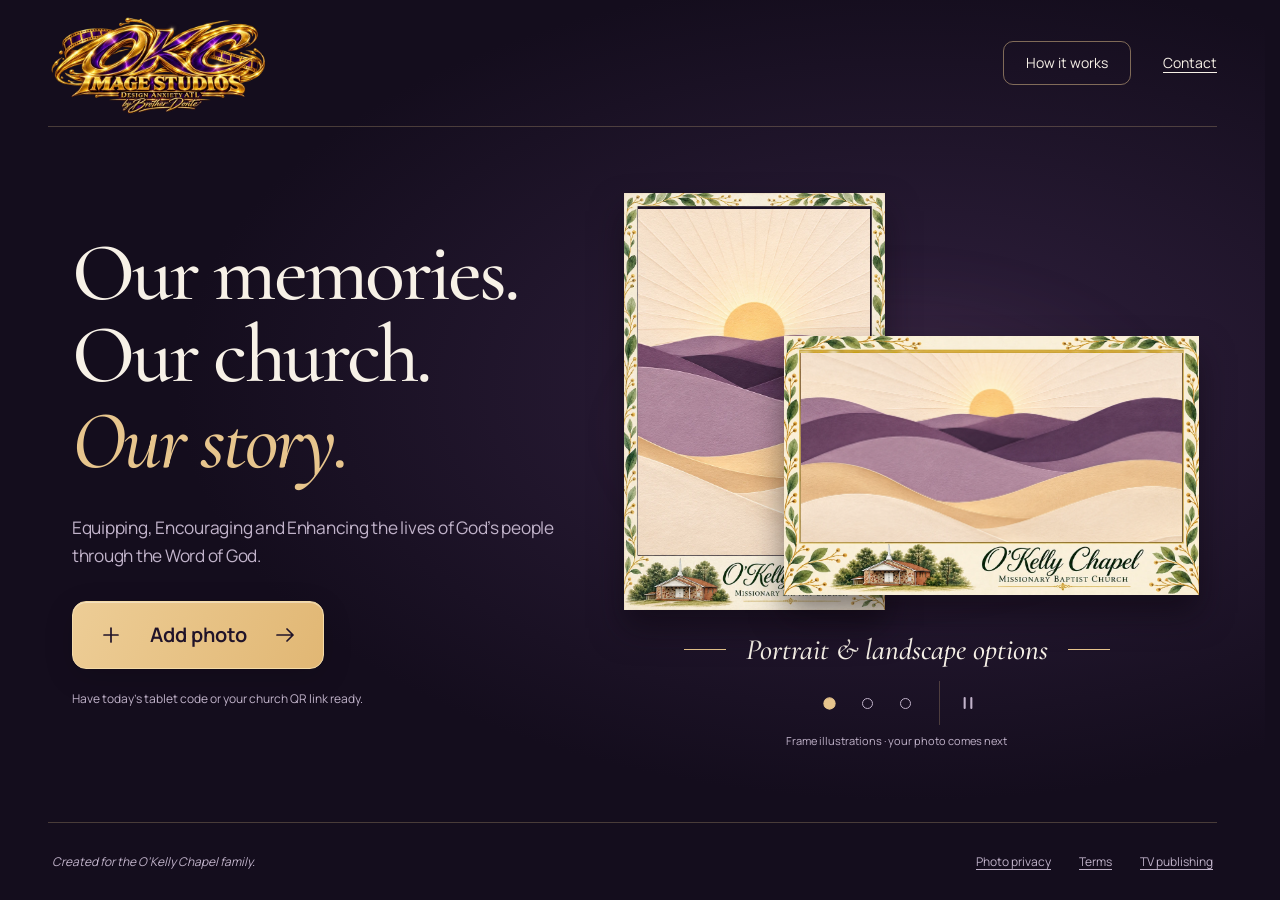
<file: index.html>
<!doctype html>
<html lang="en">
<head>
  <meta charset="utf-8">
  <meta name="viewport" content="width=device-width, initial-scale=1">
  <meta name="description" content="Share the moments that bring O’Kelly Chapel together. Add your photo, choose a frame and send it to church staff for review.">
  <meta name="theme-color" content="#140d1d">
  <title>Our Church. Our Story. | OKC Image Studios</title>
  <link rel="stylesheet" href="studio.css?v=20261110-3">
  <script src="studio.js?v=20261110-3" defer></script>
</head>
<body>
  <a class="skip-link" href="#main">Skip to content</a>
  <div class="page-shell">
    <header class="site-header">
      <a class="brand" href="index.html" aria-label="OKC Image Studios home"><img src="assets/studio-brand.webp" alt="OKC Image Studios — Design Anxiety ATL by Brother Donte" width="360" height="180"></a>
      <nav aria-label="Main navigation">
        <button class="quiet-button" id="how-it-works" type="button" aria-haspopup="dialog">How it works</button>
        <a href="mailto:brotherdonte.okc@gmail.com">Contact</a>
      </nav>
    </header>
    <main id="main">
      <section class="studio-home" aria-labelledby="hero-heading">
        <div class="hero-copy">
          <h1 id="hero-heading"><span>Our memories.</span><span>Our church.</span><em>Our story.</em></h1>
          <p class="invitation church-motto">Equipping, Encouraging and Enhancing the lives of God’s people through the Word of God.</p>
          <a class="button-primary" id="add-photo" href="https://script.google.com/macros/s/AKfycbyssqxUVHCUqK0O1XkhN_K3kER5trXIt2nqcTqf9sgAg4-SgfCbiGrs4DNAgqa4nCBD/exec?start=1"><svg viewBox="0 0 24 24" aria-hidden="true"><path d="M12 5v14M5 12h14"/></svg><span>Add photo</span><svg class="button-arrow" viewBox="0 0 24 24" aria-hidden="true"><path d="M4 12h16m-6-6 6 6-6 6"/></svg></a>
          <p class="entry-note">Have today’s tablet code or your church QR link ready.</p>
        </div>
        <div class="hero-art" aria-label="Portrait and landscape frame illustrations">
          <div class="hero-examples">
            <figure class="hero-portrait">
              <div class="frame-display portrait">
                <img id="portrait-frame" src="assets/chapel-garden-portrait.webp" alt="Chapel Garden portrait frame" width="150" height="240">
                <span class="photo-placeholder" id="portrait-placeholder" style="inset:3.75% 5.75% 13.125% 5.25%" aria-hidden="true"></span>
              </div>
            </figure>
            <figure class="hero-landscape">
              <div class="frame-display landscape">
                <img id="landscape-frame" src="assets/chapel-garden-landscape.webp" alt="Chapel Garden landscape frame" width="240" height="150">
                <span class="photo-placeholder" id="landscape-placeholder" style="inset:6.5% 3.984375% 20.375% 3.984375%" aria-hidden="true"></span>
              </div>
            </figure>
          </div>
          <p class="art-caption">Portrait &amp; landscape options</p>
          <div class="art-controls">
            <div class="frame-options" role="group" aria-label="Choose a frame preview">
              <button type="button" data-frame="0" aria-label="Chapel Garden frames" aria-pressed="true"><span></span></button>
              <button type="button" data-frame="1" aria-label="Classic Stained Glass frames" aria-pressed="false"><span></span></button>
              <button type="button" data-frame="2" aria-label="Floral Garden frames" aria-pressed="false"><span></span></button>
            </div>
            <button id="pause-motion" class="motion-button" type="button" aria-label="Pause motion" aria-pressed="false"><svg class="pause-icon" viewBox="0 0 24 24" aria-hidden="true"><path d="M8 6v12m8-12v12"/></svg><svg class="play-icon" viewBox="0 0 24 24" aria-hidden="true"><path d="m9 5 10 7-10 7Z"/></svg></button>
          </div>
          <p class="sample-credit">Frame illustrations · your photo comes next</p>
          <p class="sr-only" id="frame-status" role="status">Chapel Garden · portrait &amp; landscape</p>
        </div>
      </section>
    </main>
    <footer class="site-footer">
      <p>Created for the O’Kelly Chapel family.</p>
      <nav aria-label="Footer navigation"><a href="studio-privacy.html">Photo privacy</a><a href="studio-terms.html">Terms</a><a href="tv-publisher.html">TV publishing</a></nav>
    </footer>
  </div>
  <dialog id="help-dialog" aria-labelledby="help-title" aria-describedby="help-intro">
    <button id="close-help" class="close-button" type="button" aria-label="Close how it works" autofocus><svg viewBox="0 0 24 24" aria-hidden="true"><path d="m6 6 12 12M6 18 18 6"/></svg></button>
    <h2 id="help-title">A little care.<br><em>A lasting memory.</em></h2>
    <p id="help-intro">The photo studio guides you through each step.</p>
    <ol class="journey">
      <li><span aria-hidden="true">01</span><div><h3>Choose your photos</h3><p>Use today’s code from the tablet or your church QR link, then select your photos.</p></div></li>
      <li><span aria-hidden="true">02</span><div><h3>Make them yours</h3><p>Crop, name and preview a frame. Add the ministry, event or season that tells their story.</p></div></li>
      <li><span aria-hidden="true">03</span><div><h3>Review and send</h3><p>Confirm permission to share. Church staff review every photo before it appears on a display.</p></div></li>
    </ol>
    <p class="help-note">Your original photos stay on your device. Community Day photos display October 1–December 20 each year.</p>
  </dialog>
</body>
</html>
</file>
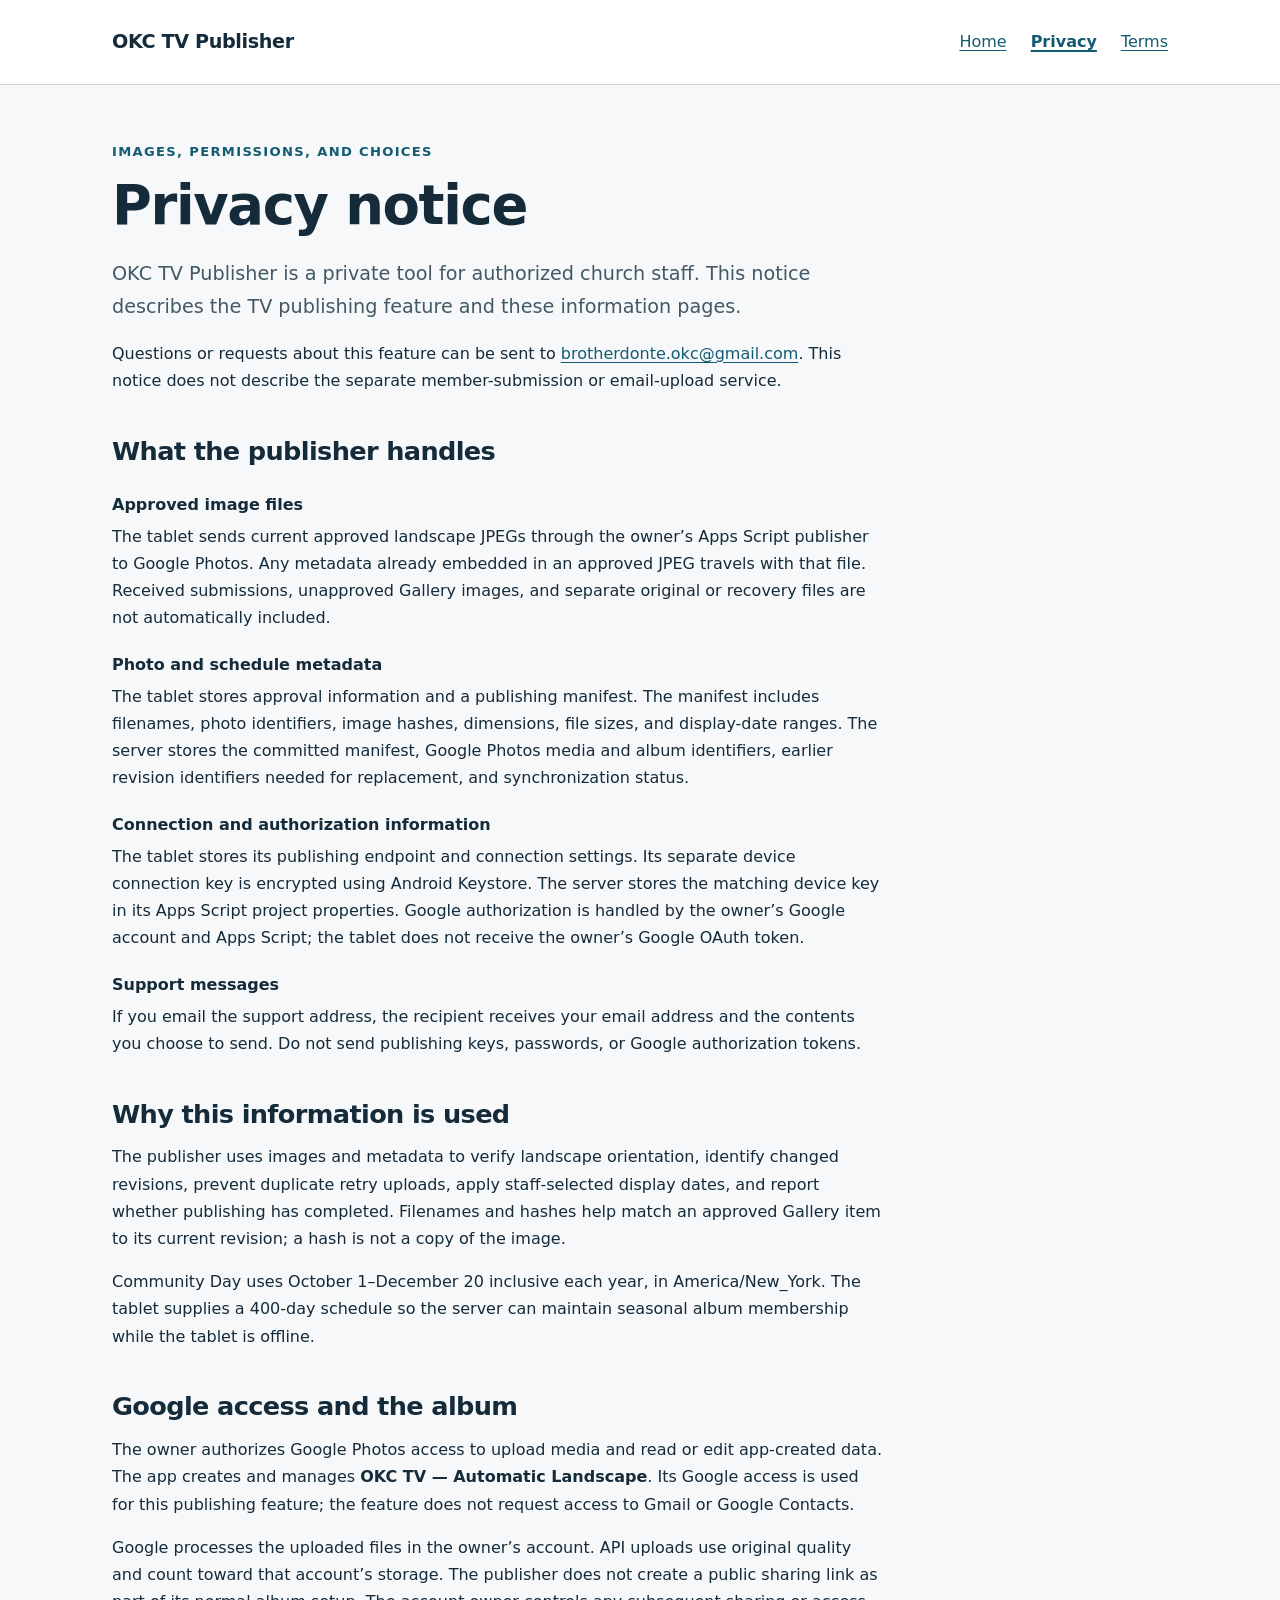
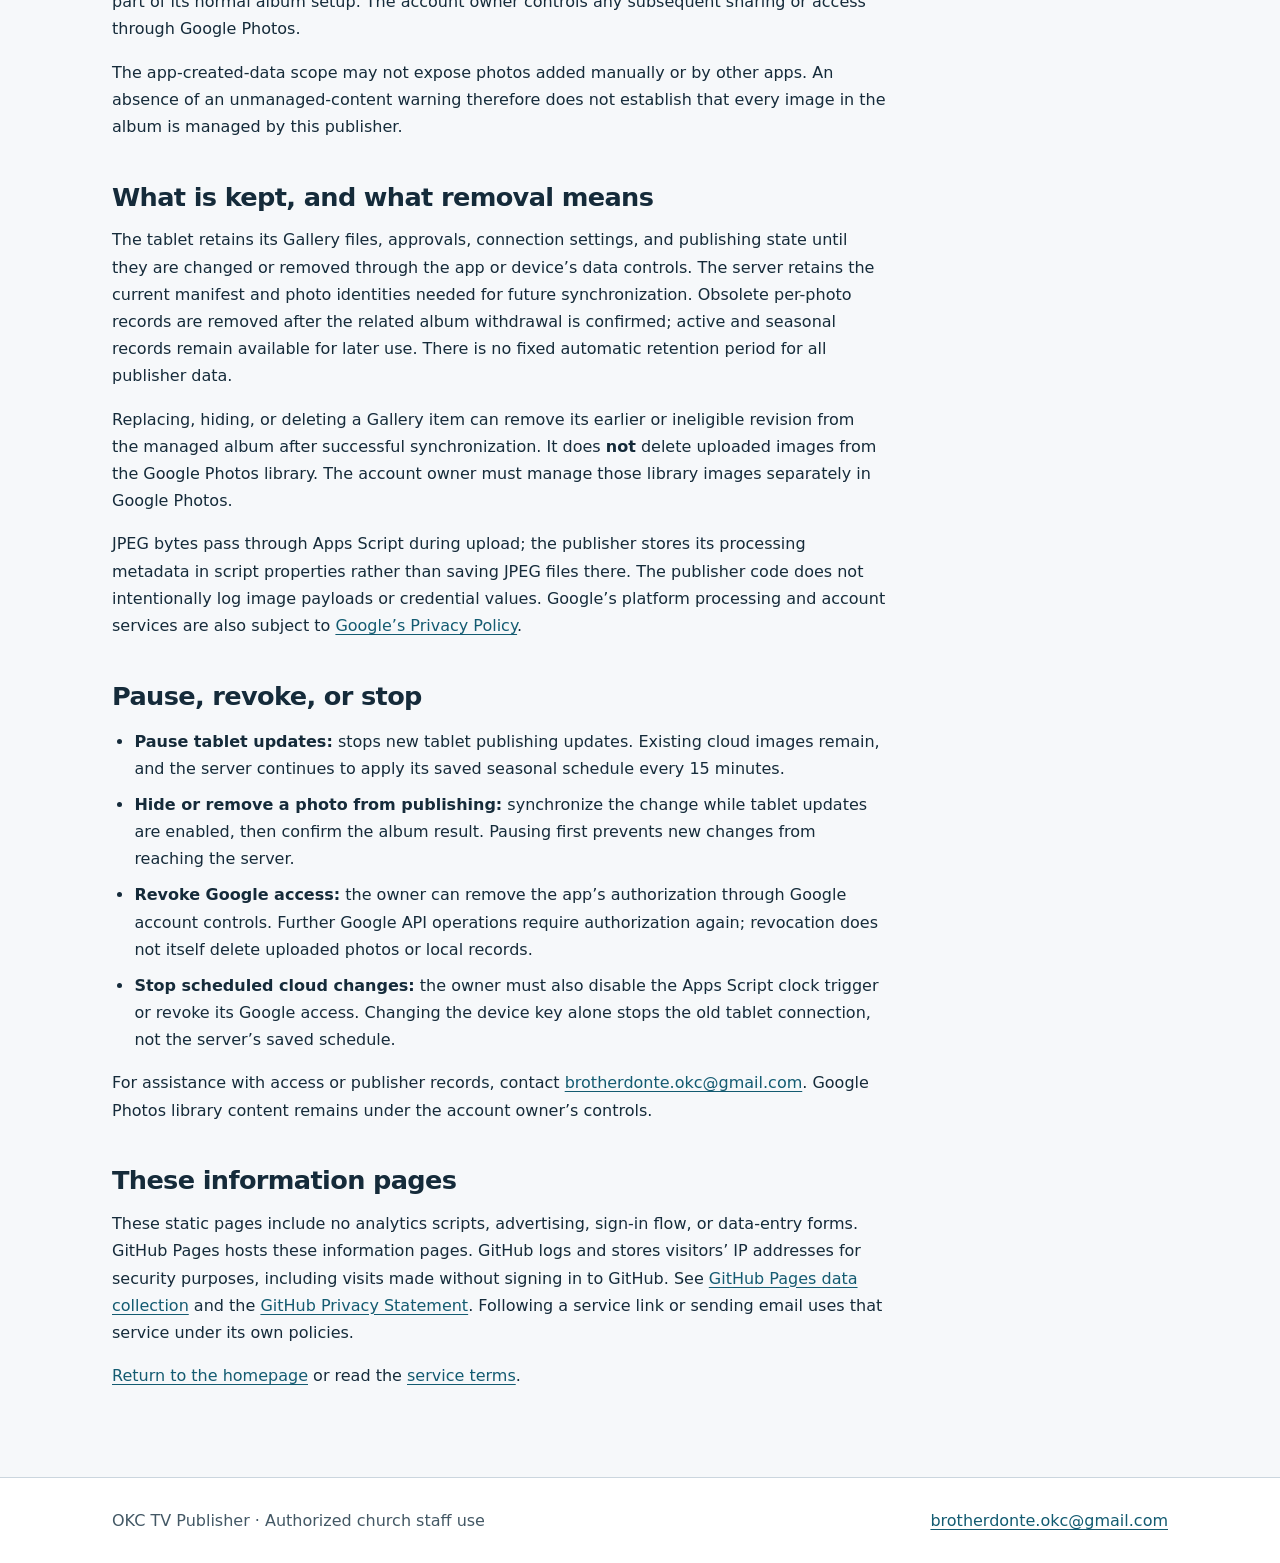
<file: privacy.html>
<!doctype html>
<html lang="en">
<head>
  <meta charset="utf-8">
  <meta name="viewport" content="width=device-width, initial-scale=1">
  <meta name="description" content="How OKC TV Publisher handles approved images, publishing metadata, Google authorization, and staff controls.">
  <title>Privacy | OKC TV Publisher</title>
  <link rel="stylesheet" href="styles.css">
</head>
<body>
  <a class="skip-link" href="#main">Skip to content</a>
  <header class="site-header">
    <div class="shell header-inner">
      <a class="brand" href="index.html">OKC TV Publisher</a>
      <nav class="site-nav" aria-label="Main navigation">
        <a href="index.html">Home</a>
        <a href="privacy.html" aria-current="page">Privacy</a>
        <a href="terms.html">Terms</a>
      </nav>
    </div>
  </header>
  <main id="main" class="shell">
    <article class="prose">
      <p class="eyebrow">Images, permissions, and choices</p>
      <h1>Privacy notice</h1>
      <p class="lead">OKC TV Publisher is a private tool for authorized church staff. This notice describes the TV publishing feature and these information pages.</p>
      <p>Questions or requests about this feature can be sent to <a href="mailto:brotherdonte.okc@gmail.com">brotherdonte.okc@gmail.com</a>. This notice does not describe the separate member-submission or email-upload service.</p>
      <h2>What the publisher handles</h2>
      <dl class="details">
        <dt>Approved image files</dt>
        <dd>The tablet sends current approved landscape JPEGs through the owner’s Apps Script publisher to Google Photos. Any metadata already embedded in an approved JPEG travels with that file. Received submissions, unapproved Gallery images, and separate original or recovery files are not automatically included.</dd>
        <dt>Photo and schedule metadata</dt>
        <dd>The tablet stores approval information and a publishing manifest. The manifest includes filenames, photo identifiers, image hashes, dimensions, file sizes, and display-date ranges. The server stores the committed manifest, Google Photos media and album identifiers, earlier revision identifiers needed for replacement, and synchronization status.</dd>
        <dt>Connection and authorization information</dt>
        <dd>The tablet stores its publishing endpoint and connection settings. Its separate device connection key is encrypted using Android Keystore. The server stores the matching device key in its Apps Script project properties. Google authorization is handled by the owner’s Google account and Apps Script; the tablet does not receive the owner’s Google OAuth token.</dd>
        <dt>Support messages</dt>
        <dd>If you email the support address, the recipient receives your email address and the contents you choose to send. Do not send publishing keys, passwords, or Google authorization tokens.</dd>
      </dl>
      <h2>Why this information is used</h2>
      <p>The publisher uses images and metadata to verify landscape orientation, identify changed revisions, prevent duplicate retry uploads, apply staff-selected display dates, and report whether publishing has completed. Filenames and hashes help match an approved Gallery item to its current revision; a hash is not a copy of the image.</p>
      <p>Community Day uses October 1–December 20 inclusive each year, in America/New_York. The tablet supplies a 400-day schedule so the server can maintain seasonal album membership while the tablet is offline.</p>
      <h2>Google access and the album</h2>
      <p>The owner authorizes Google Photos access to upload media and read or edit app-created data. The app creates and manages <strong>OKC TV — Automatic Landscape</strong>. Its Google access is used for this publishing feature; the feature does not request access to Gmail or Google Contacts.</p>
      <p>Google processes the uploaded files in the owner’s account. API uploads use original quality and count toward that account’s storage. The publisher does not create a public sharing link as part of its normal album setup. The account owner controls any subsequent sharing or access through Google Photos.</p>
      <p>The app-created-data scope may not expose photos added manually or by other apps. An absence of an unmanaged-content warning therefore does not establish that every image in the album is managed by this publisher.</p>
      <h2>What is kept, and what removal means</h2>
      <p>The tablet retains its Gallery files, approvals, connection settings, and publishing state until they are changed or removed through the app or device’s data controls. The server retains the current manifest and photo identities needed for future synchronization. Obsolete per-photo records are removed after the related album withdrawal is confirmed; active and seasonal records remain available for later use. There is no fixed automatic retention period for all publisher data.</p>
      <p>Replacing, hiding, or deleting a Gallery item can remove its earlier or ineligible revision from the managed album after successful synchronization. It does <strong>not</strong> delete uploaded images from the Google Photos library. The account owner must manage those library images separately in Google Photos.</p>
      <p>JPEG bytes pass through Apps Script during upload; the publisher stores its processing metadata in script properties rather than saving JPEG files there. The publisher code does not intentionally log image payloads or credential values. Google’s platform processing and account services are also subject to <a href="https://policies.google.com/privacy">Google’s Privacy Policy</a>.</p>
      <h2>Pause, revoke, or stop</h2>
      <ul>
        <li><strong>Pause tablet updates:</strong> stops new tablet publishing updates. Existing cloud images remain, and the server continues to apply its saved seasonal schedule every 15 minutes.</li>
        <li><strong>Hide or remove a photo from publishing:</strong> synchronize the change while tablet updates are enabled, then confirm the album result. Pausing first prevents new changes from reaching the server.</li>
        <li><strong>Revoke Google access:</strong> the owner can remove the app’s authorization through Google account controls. Further Google API operations require authorization again; revocation does not itself delete uploaded photos or local records.</li>
        <li><strong>Stop scheduled cloud changes:</strong> the owner must also disable the Apps Script clock trigger or revoke its Google access. Changing the device key alone stops the old tablet connection, not the server’s saved schedule.</li>
      </ul>
      <p>For assistance with access or publisher records, contact <a href="mailto:brotherdonte.okc@gmail.com">brotherdonte.okc@gmail.com</a>. Google Photos library content remains under the account owner’s controls.</p>
      <h2>These information pages</h2>
      <p>These static pages include no analytics scripts, advertising, sign-in flow, or data-entry forms. GitHub Pages hosts these information pages. GitHub logs and stores visitors’ IP addresses for security purposes, including visits made without signing in to GitHub. See <a href="https://docs.github.com/en/pages/getting-started-with-github-pages/what-is-github-pages">GitHub Pages data collection</a> and the <a href="https://docs.github.com/en/site-policy/privacy-policies/github-general-privacy-statement">GitHub Privacy Statement</a>. Following a service link or sending email uses that service under its own policies.</p>
      <p><a href="index.html">Return to the homepage</a> or read the <a href="terms.html">service terms</a>.</p>
    </article>
  </main>
  <footer class="site-footer">
    <div class="shell footer-inner">
      <p>OKC TV Publisher · Authorized church staff use</p>
      <p><a href="mailto:brotherdonte.okc@gmail.com">brotherdonte.okc@gmail.com</a></p>
    </div>
  </footer>
</body>
</html>
</file>
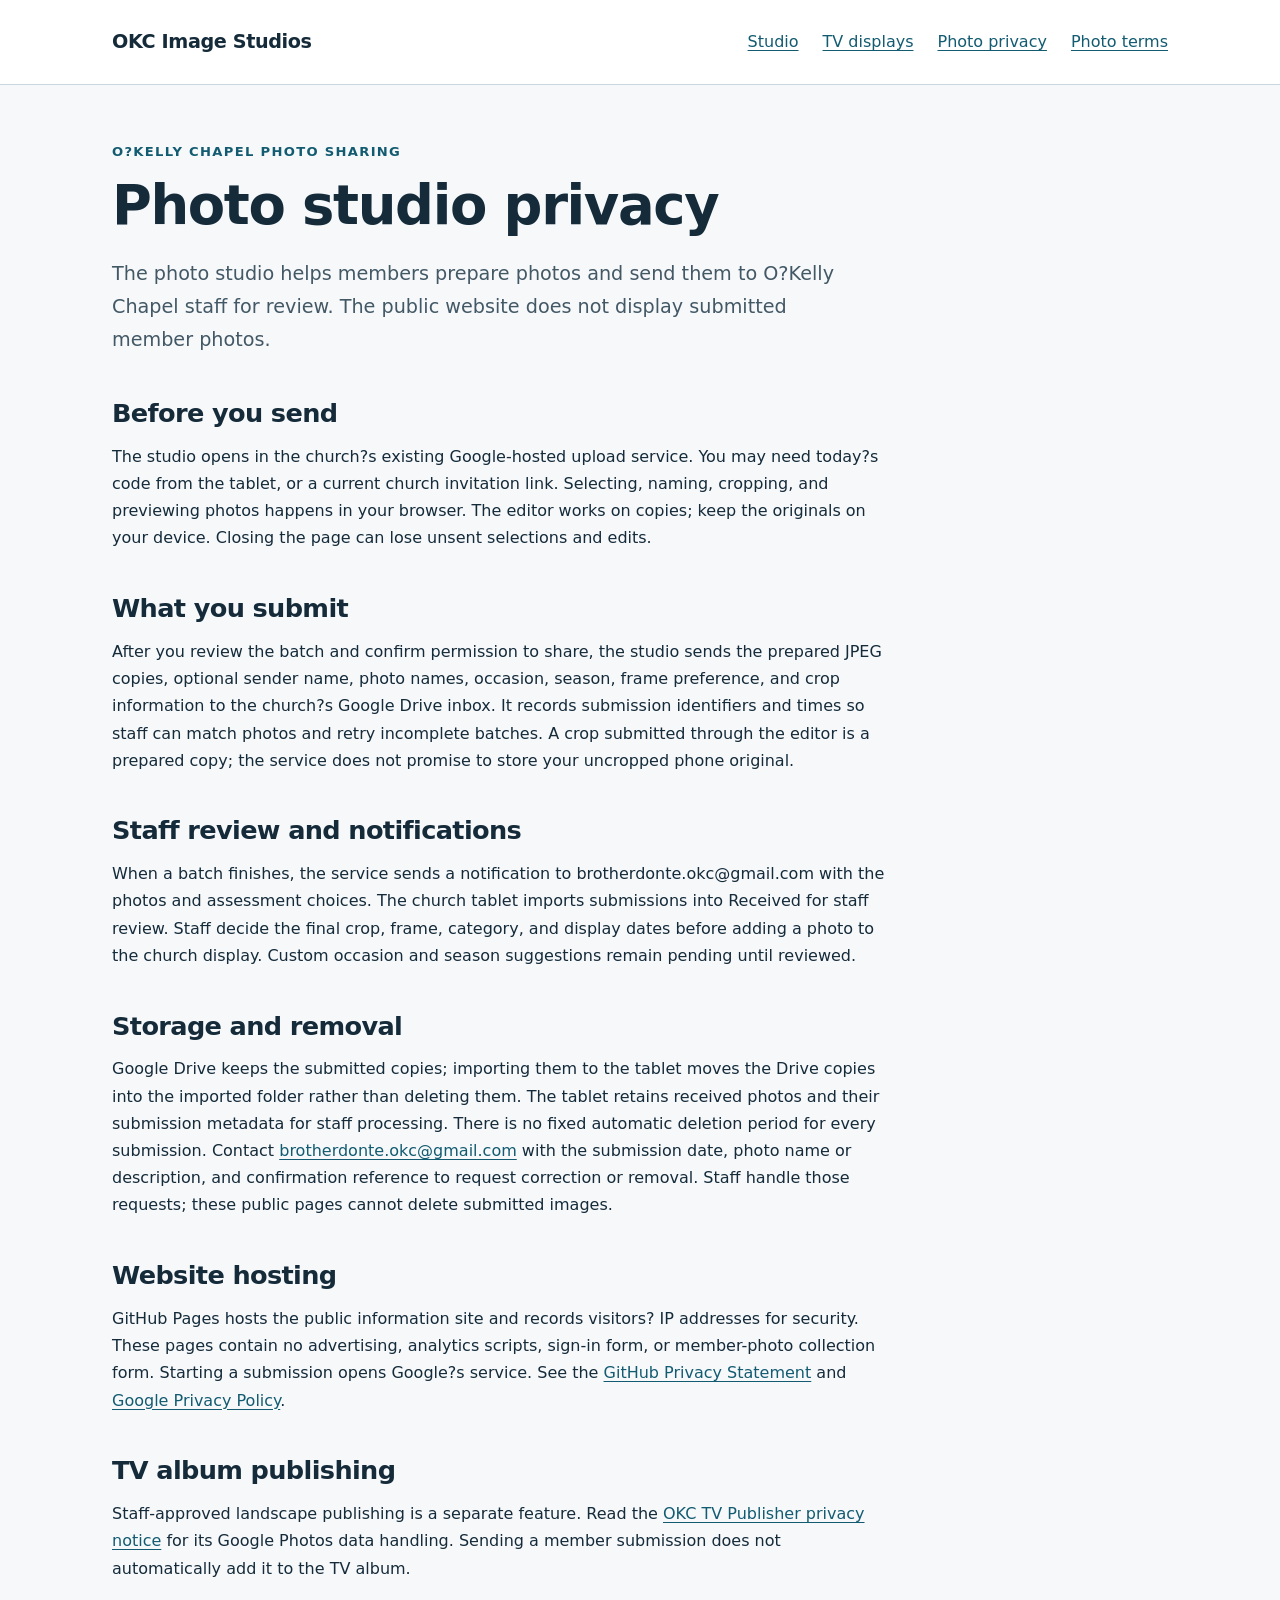
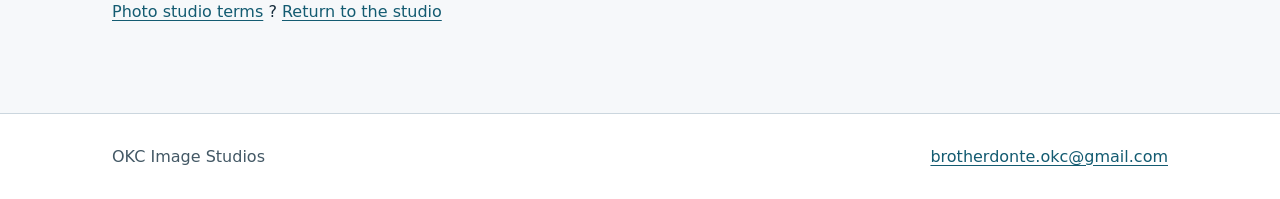
<file: studio-privacy.html>
<!doctype html>
<html lang="en"><head><meta charset="utf-8"><meta name="viewport" content="width=device-width, initial-scale=1"><title>Photo studio privacy | OKC Image Studios</title><link rel="stylesheet" href="styles.css"></head><body><a class="skip-link" href="#main">Skip to content</a><header class="site-header"><div class="shell header-inner"><a class="brand" href="index.html">OKC Image Studios</a><nav class="site-nav" aria-label="Main navigation"><a href="index.html">Studio</a><a href="tv-publisher.html">TV displays</a><a href="studio-privacy.html">Photo privacy</a><a href="studio-terms.html">Photo terms</a></nav></div></header><main id="main" class="shell"><article class="prose"><p class="eyebrow">O?Kelly Chapel photo sharing</p><h1>Photo studio privacy</h1>
<p class="lead">The photo studio helps members prepare photos and send them to O?Kelly Chapel staff for review. The public website does not display submitted member photos.</p>
<h2>Before you send</h2><p>The studio opens in the church?s existing Google-hosted upload service. You may need today?s code from the tablet, or a current church invitation link. Selecting, naming, cropping, and previewing photos happens in your browser. The editor works on copies; keep the originals on your device. Closing the page can lose unsent selections and edits.</p>
<h2>What you submit</h2><p>After you review the batch and confirm permission to share, the studio sends the prepared JPEG copies, optional sender name, photo names, occasion, season, frame preference, and crop information to the church?s Google Drive inbox. It records submission identifiers and times so staff can match photos and retry incomplete batches. A crop submitted through the editor is a prepared copy; the service does not promise to store your uncropped phone original.</p>
<h2>Staff review and notifications</h2><p>When a batch finishes, the service sends a notification to brotherdonte.okc@gmail.com with the photos and assessment choices. The church tablet imports submissions into Received for staff review. Staff decide the final crop, frame, category, and display dates before adding a photo to the church display. Custom occasion and season suggestions remain pending until reviewed.</p>
<h2>Storage and removal</h2><p>Google Drive keeps the submitted copies; importing them to the tablet moves the Drive copies into the imported folder rather than deleting them. The tablet retains received photos and their submission metadata for staff processing. There is no fixed automatic deletion period for every submission. Contact <a href="mailto:brotherdonte.okc@gmail.com">brotherdonte.okc@gmail.com</a> with the submission date, photo name or description, and confirmation reference to request correction or removal. Staff handle those requests; these public pages cannot delete submitted images.</p>
<h2>Website hosting</h2><p>GitHub Pages hosts the public information site and records visitors? IP addresses for security. These pages contain no advertising, analytics scripts, sign-in form, or member-photo collection form. Starting a submission opens Google?s service. See the <a href="https://docs.github.com/en/site-policy/privacy-policies/github-general-privacy-statement">GitHub Privacy Statement</a> and <a href="https://policies.google.com/privacy">Google Privacy Policy</a>.</p>
<h2>TV album publishing</h2><p>Staff-approved landscape publishing is a separate feature. Read the <a href="privacy.html">OKC TV Publisher privacy notice</a> for its Google Photos data handling. Sending a member submission does not automatically add it to the TV album.</p>
<p><a href="studio-terms.html">Photo studio terms</a> ? <a href="index.html">Return to the studio</a></p></article></main><footer class="site-footer"><div class="shell footer-inner"><p>OKC Image Studios</p><p><a href="mailto:brotherdonte.okc@gmail.com">brotherdonte.okc@gmail.com</a></p></div></footer></body></html>
</file>
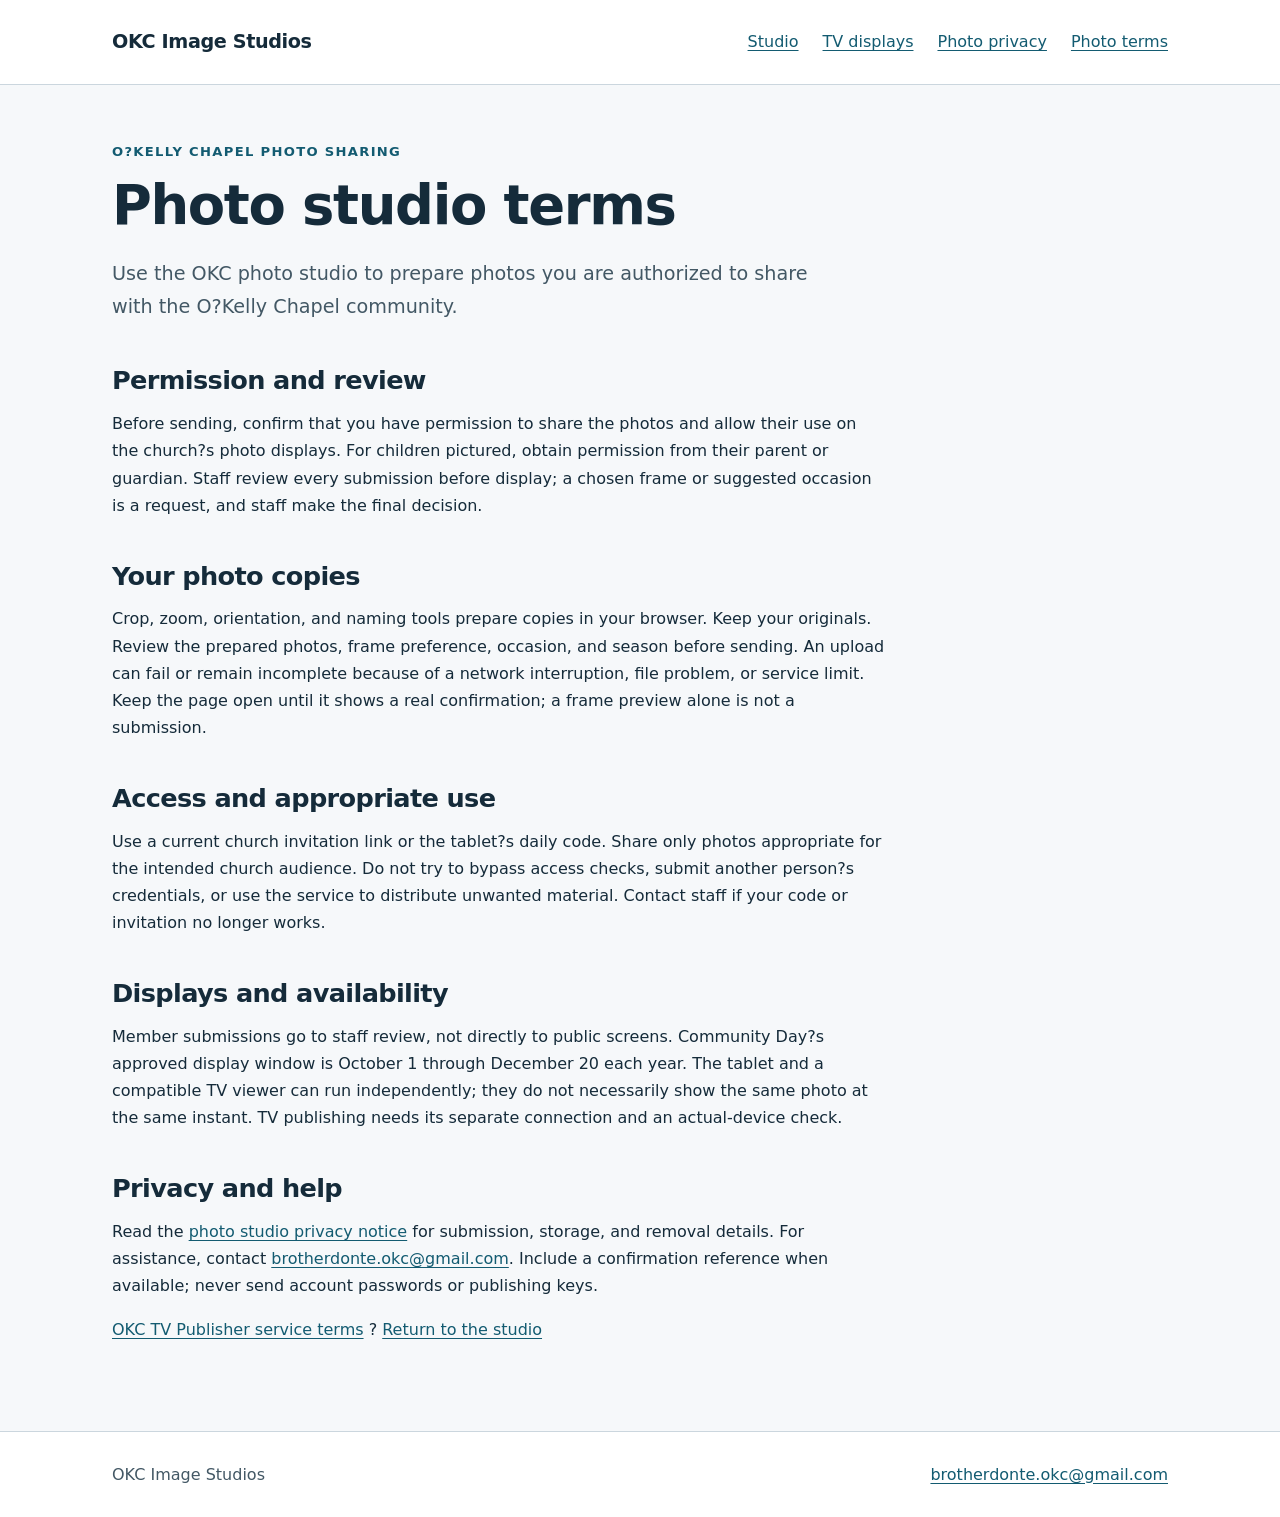
<file: studio-terms.html>
<!doctype html>
<html lang="en"><head><meta charset="utf-8"><meta name="viewport" content="width=device-width, initial-scale=1"><title>Photo studio terms | OKC Image Studios</title><link rel="stylesheet" href="styles.css"></head><body><a class="skip-link" href="#main">Skip to content</a><header class="site-header"><div class="shell header-inner"><a class="brand" href="index.html">OKC Image Studios</a><nav class="site-nav" aria-label="Main navigation"><a href="index.html">Studio</a><a href="tv-publisher.html">TV displays</a><a href="studio-privacy.html">Photo privacy</a><a href="studio-terms.html">Photo terms</a></nav></div></header><main id="main" class="shell"><article class="prose"><p class="eyebrow">O?Kelly Chapel photo sharing</p><h1>Photo studio terms</h1>
<p class="lead">Use the OKC photo studio to prepare photos you are authorized to share with the O?Kelly Chapel community.</p>
<h2>Permission and review</h2><p>Before sending, confirm that you have permission to share the photos and allow their use on the church?s photo displays. For children pictured, obtain permission from their parent or guardian. Staff review every submission before display; a chosen frame or suggested occasion is a request, and staff make the final decision.</p>
<h2>Your photo copies</h2><p>Crop, zoom, orientation, and naming tools prepare copies in your browser. Keep your originals. Review the prepared photos, frame preference, occasion, and season before sending. An upload can fail or remain incomplete because of a network interruption, file problem, or service limit. Keep the page open until it shows a real confirmation; a frame preview alone is not a submission.</p>
<h2>Access and appropriate use</h2><p>Use a current church invitation link or the tablet?s daily code. Share only photos appropriate for the intended church audience. Do not try to bypass access checks, submit another person?s credentials, or use the service to distribute unwanted material. Contact staff if your code or invitation no longer works.</p>
<h2>Displays and availability</h2><p>Member submissions go to staff review, not directly to public screens. Community Day?s approved display window is October 1 through December 20 each year. The tablet and a compatible TV viewer can run independently; they do not necessarily show the same photo at the same instant. TV publishing needs its separate connection and an actual-device check.</p>
<h2>Privacy and help</h2><p>Read the <a href="studio-privacy.html">photo studio privacy notice</a> for submission, storage, and removal details. For assistance, contact <a href="mailto:brotherdonte.okc@gmail.com">brotherdonte.okc@gmail.com</a>. Include a confirmation reference when available; never send account passwords or publishing keys.</p>
<p><a href="terms.html">OKC TV Publisher service terms</a> ? <a href="index.html">Return to the studio</a></p></article></main><footer class="site-footer"><div class="shell footer-inner"><p>OKC Image Studios</p><p><a href="mailto:brotherdonte.okc@gmail.com">brotherdonte.okc@gmail.com</a></p></div></footer></body></html>
</file>
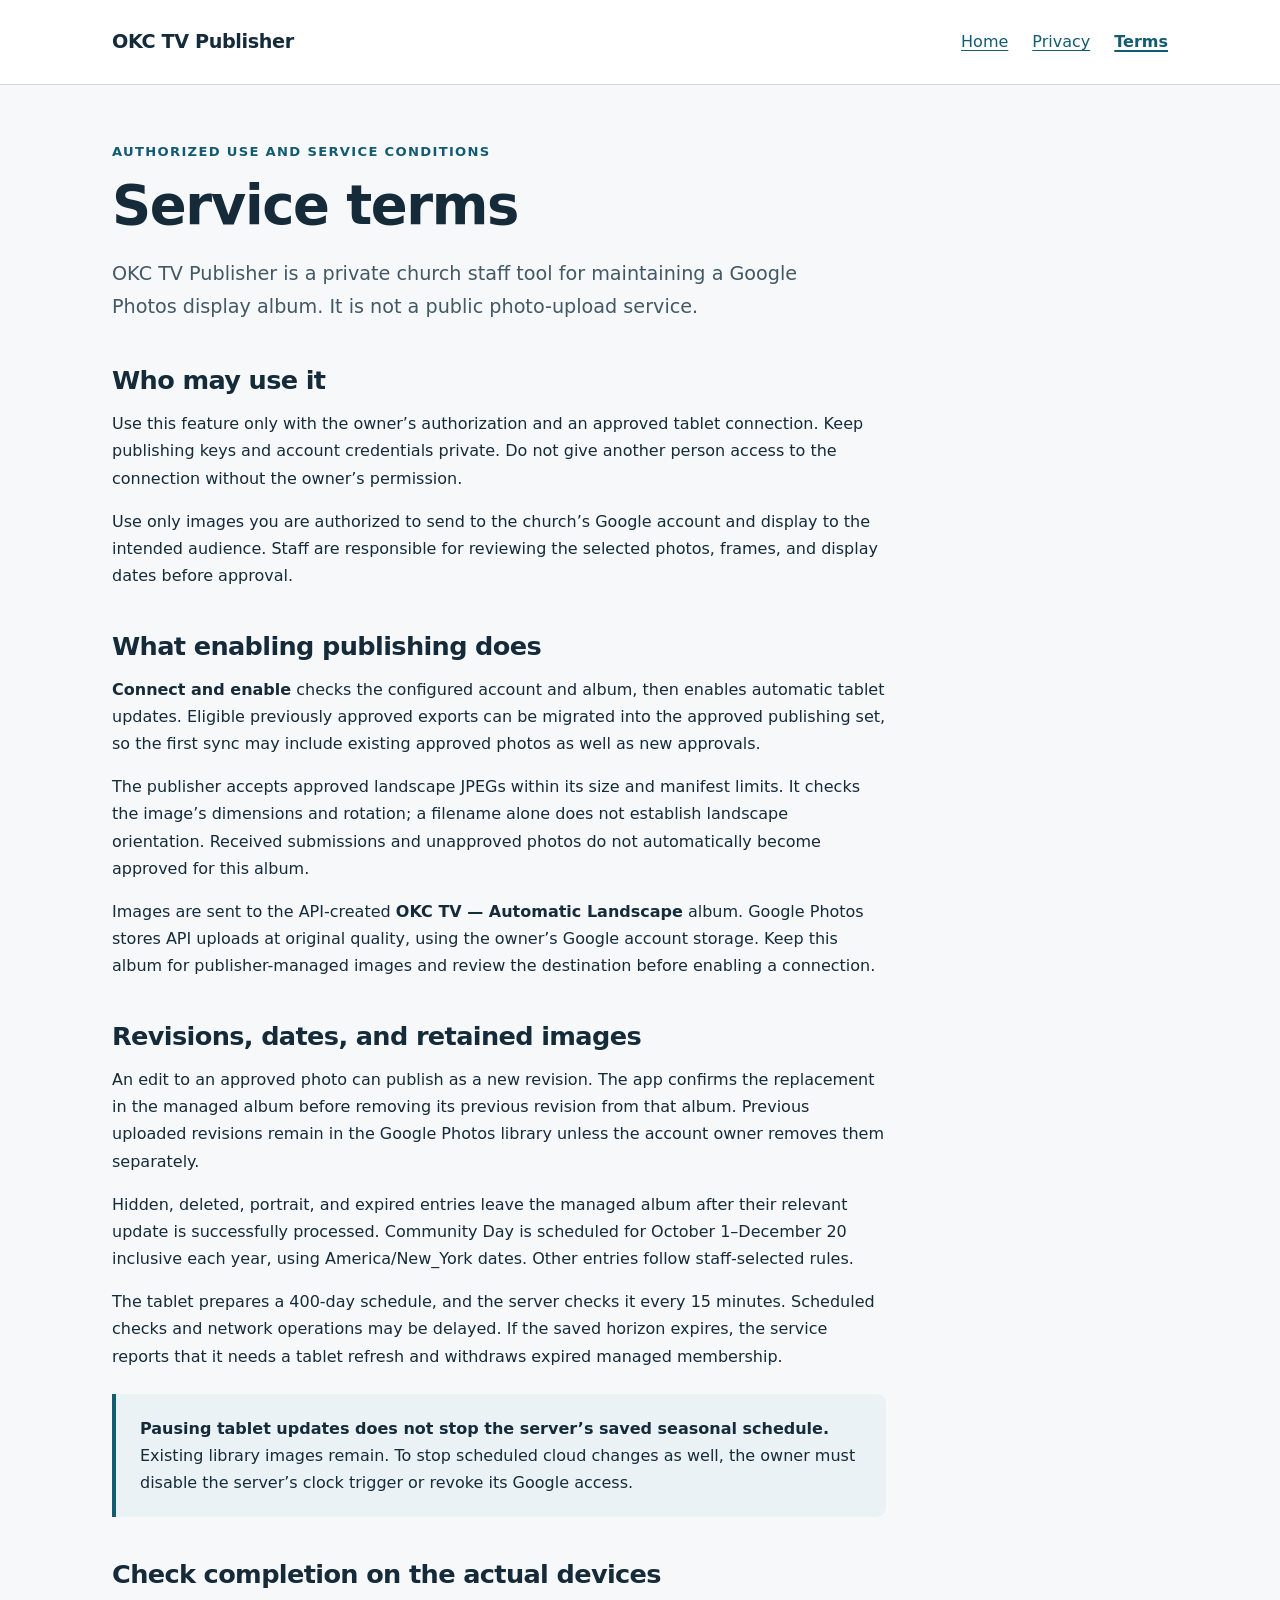
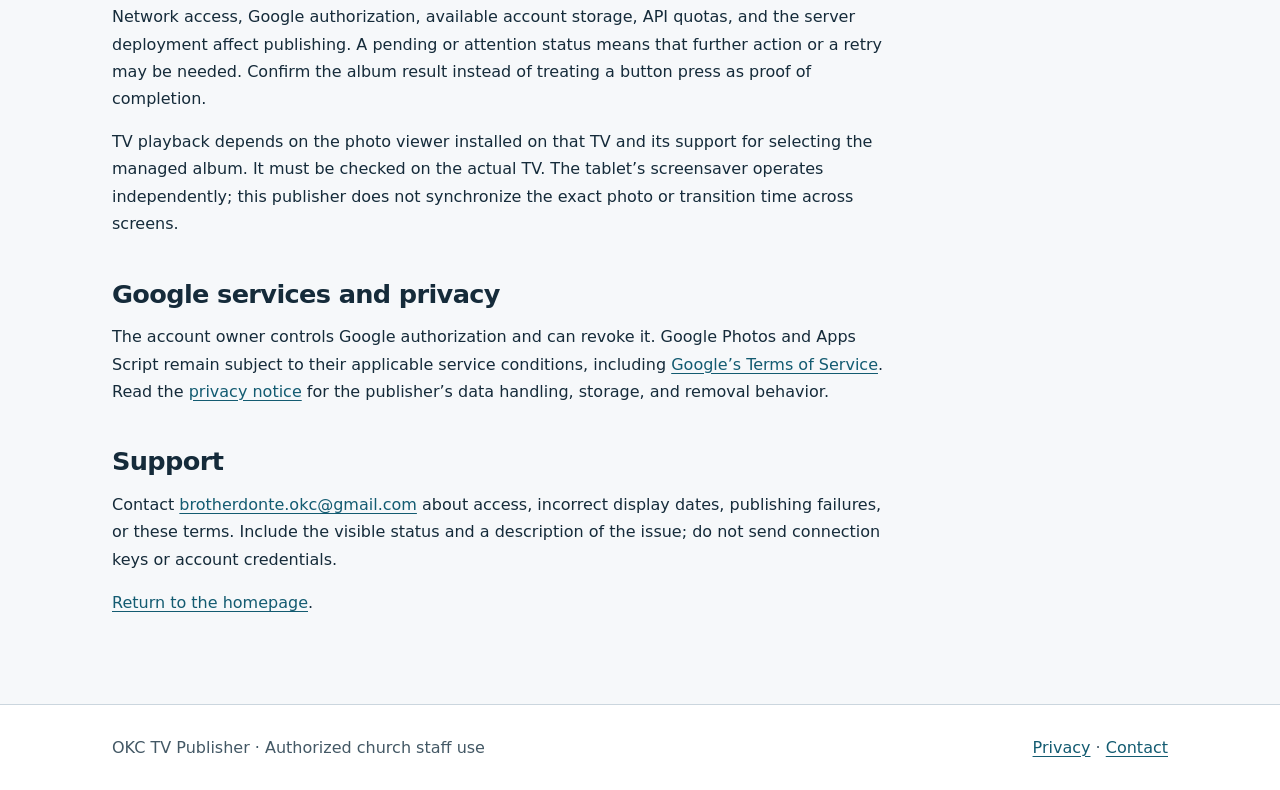
<file: terms.html>
<!doctype html>
<html lang="en">
<head>
  <meta charset="utf-8">
  <meta name="viewport" content="width=device-width, initial-scale=1">
  <meta name="description" content="Authorized-use and service conditions for the private OKC TV Publisher church photo publishing tool.">
  <title>Terms | OKC TV Publisher</title>
  <link rel="stylesheet" href="styles.css">
</head>
<body>
  <a class="skip-link" href="#main">Skip to content</a>
  <header class="site-header">
    <div class="shell header-inner">
      <a class="brand" href="index.html">OKC TV Publisher</a>
      <nav class="site-nav" aria-label="Main navigation">
        <a href="index.html">Home</a>
        <a href="privacy.html">Privacy</a>
        <a href="terms.html" aria-current="page">Terms</a>
      </nav>
    </div>
  </header>
  <main id="main" class="shell">
    <article class="prose">
      <p class="eyebrow">Authorized use and service conditions</p>
      <h1>Service terms</h1>
      <p class="lead">OKC TV Publisher is a private church staff tool for maintaining a Google Photos display album. It is not a public photo-upload service.</p>
      <h2>Who may use it</h2>
      <p>Use this feature only with the owner’s authorization and an approved tablet connection. Keep publishing keys and account credentials private. Do not give another person access to the connection without the owner’s permission.</p>
      <p>Use only images you are authorized to send to the church’s Google account and display to the intended audience. Staff are responsible for reviewing the selected photos, frames, and display dates before approval.</p>
      <h2>What enabling publishing does</h2>
      <p><strong>Connect and enable</strong> checks the configured account and album, then enables automatic tablet updates. Eligible previously approved exports can be migrated into the approved publishing set, so the first sync may include existing approved photos as well as new approvals.</p>
      <p>The publisher accepts approved landscape JPEGs within its size and manifest limits. It checks the image’s dimensions and rotation; a filename alone does not establish landscape orientation. Received submissions and unapproved photos do not automatically become approved for this album.</p>
      <p>Images are sent to the API-created <strong>OKC TV — Automatic Landscape</strong> album. Google Photos stores API uploads at original quality, using the owner’s Google account storage. Keep this album for publisher-managed images and review the destination before enabling a connection.</p>
      <h2>Revisions, dates, and retained images</h2>
      <p>An edit to an approved photo can publish as a new revision. The app confirms the replacement in the managed album before removing its previous revision from that album. Previous uploaded revisions remain in the Google Photos library unless the account owner removes them separately.</p>
      <p>Hidden, deleted, portrait, and expired entries leave the managed album after their relevant update is successfully processed. Community Day is scheduled for October 1–December 20 inclusive each year, using America/New_York dates. Other entries follow staff-selected rules.</p>
      <p>The tablet prepares a 400-day schedule, and the server checks it every 15 minutes. Scheduled checks and network operations may be delayed. If the saved horizon expires, the service reports that it needs a tablet refresh and withdraws expired managed membership.</p>
      <aside class="note" aria-label="Pause and shutdown behavior">
        <p><strong>Pausing tablet updates does not stop the server’s saved seasonal schedule.</strong> Existing library images remain. To stop scheduled cloud changes as well, the owner must disable the server’s clock trigger or revoke its Google access.</p>
      </aside>
      <h2>Check completion on the actual devices</h2>
      <p>Network access, Google authorization, available account storage, API quotas, and the server deployment affect publishing. A pending or attention status means that further action or a retry may be needed. Confirm the album result instead of treating a button press as proof of completion.</p>
      <p>TV playback depends on the photo viewer installed on that TV and its support for selecting the managed album. It must be checked on the actual TV. The tablet’s screensaver operates independently; this publisher does not synchronize the exact photo or transition time across screens.</p>
      <h2>Google services and privacy</h2>
      <p>The account owner controls Google authorization and can revoke it. Google Photos and Apps Script remain subject to their applicable service conditions, including <a href="https://policies.google.com/terms">Google’s Terms of Service</a>. Read the <a href="privacy.html">privacy notice</a> for the publisher’s data handling, storage, and removal behavior.</p>
      <h2>Support</h2>
      <p>Contact <a href="mailto:brotherdonte.okc@gmail.com">brotherdonte.okc@gmail.com</a> about access, incorrect display dates, publishing failures, or these terms. Include the visible status and a description of the issue; do not send connection keys or account credentials.</p>
      <p><a href="index.html">Return to the homepage</a>.</p>
    </article>
  </main>
  <footer class="site-footer">
    <div class="shell footer-inner">
      <p>OKC TV Publisher · Authorized church staff use</p>
      <p><a href="privacy.html">Privacy</a> · <a href="mailto:brotherdonte.okc@gmail.com">Contact</a></p>
    </div>
  </footer>
</body>
</html>
</file>
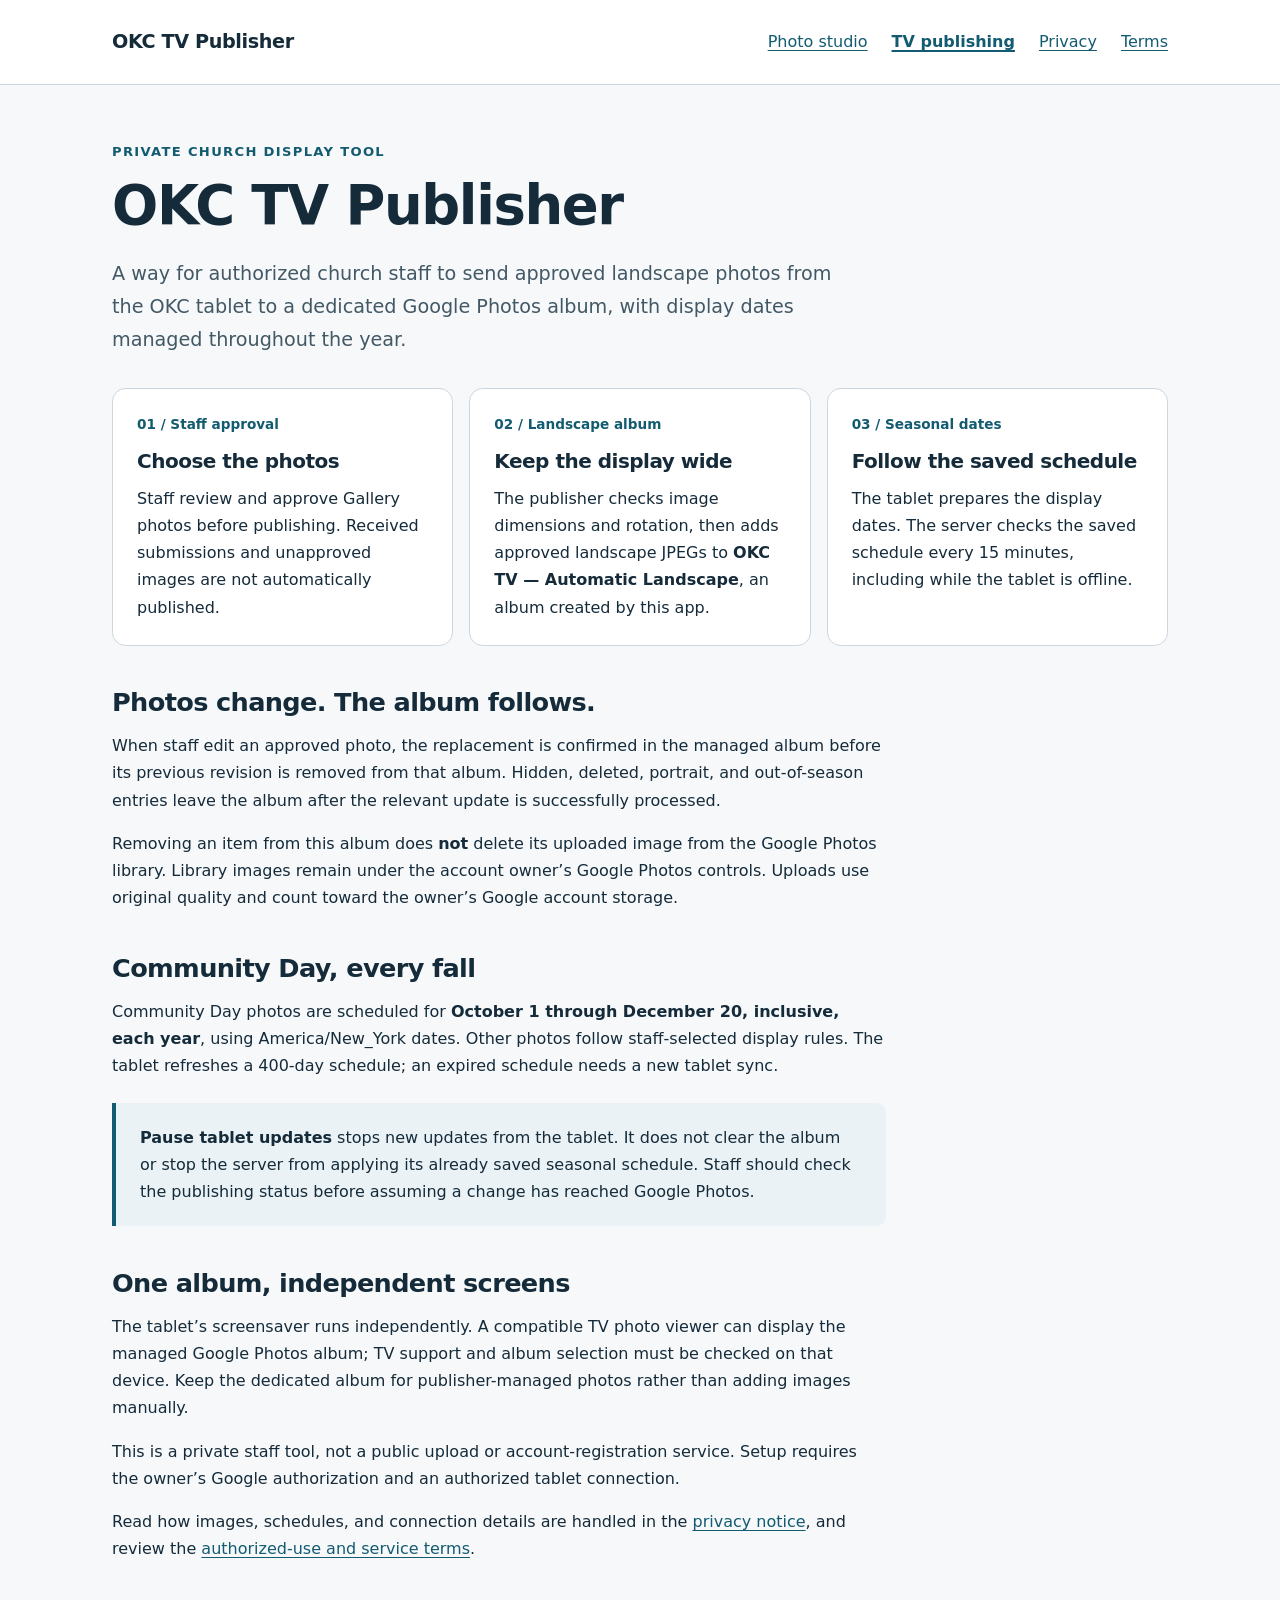
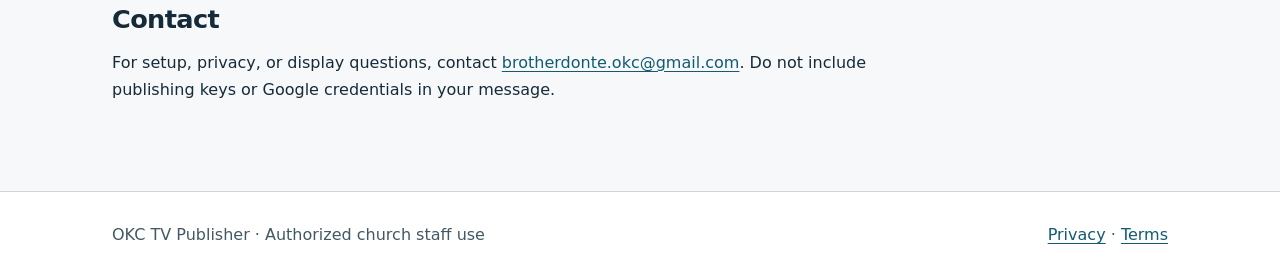
<file: tv-publisher.html>
<!doctype html>
<html lang="en">
<head>
  <meta charset="utf-8">
  <meta name="viewport" content="width=device-width, initial-scale=1">
  <meta name="description" content="OKC TV Publisher helps authorized church staff publish approved landscape photos to a dedicated Google Photos album.">
  <title>OKC TV Publisher</title>
  <link rel="stylesheet" href="styles.css">
</head>
<body>
  <a class="skip-link" href="#main">Skip to content</a>
  <header class="site-header">
    <div class="shell header-inner">
      <a class="brand" href="tv-publisher.html">OKC TV Publisher</a>
      <nav class="site-nav" aria-label="Main navigation">
        <a href="index.html">Photo studio</a>
        <a href="tv-publisher.html" aria-current="page">TV publishing</a>
        <a href="privacy.html">Privacy</a>
        <a href="terms.html">Terms</a>
      </nav>
    </div>
  </header>
  <main id="main" class="shell">
    <p class="eyebrow">Private church display tool</p>
    <h1>OKC TV Publisher</h1>
    <p class="lead">A way for authorized church staff to send approved landscape photos from the OKC tablet to a dedicated Google Photos album, with display dates managed throughout the year.</p>
    <div class="cards">
      <section class="card" aria-labelledby="approve-heading">
        <span class="step">01 / Staff approval</span>
        <h2 id="approve-heading">Choose the photos</h2>
        <p>Staff review and approve Gallery photos before publishing. Received submissions and unapproved images are not automatically published.</p>
      </section>
      <section class="card" aria-labelledby="publish-heading">
        <span class="step">02 / Landscape album</span>
        <h2 id="publish-heading">Keep the display wide</h2>
        <p>The publisher checks image dimensions and rotation, then adds approved landscape JPEGs to <strong>OKC TV — Automatic Landscape</strong>, an album created by this app.</p>
      </section>
      <section class="card" aria-labelledby="schedule-heading">
        <span class="step">03 / Seasonal dates</span>
        <h2 id="schedule-heading">Follow the saved schedule</h2>
        <p>The tablet prepares the display dates. The server checks the saved schedule every 15 minutes, including while the tablet is offline.</p>
      </section>
    </div>
    <div class="prose">
      <h2>Photos change. The album follows.</h2>
      <p>When staff edit an approved photo, the replacement is confirmed in the managed album before its previous revision is removed from that album. Hidden, deleted, portrait, and out-of-season entries leave the album after the relevant update is successfully processed.</p>
      <p>Removing an item from this album does <strong>not</strong> delete its uploaded image from the Google Photos library. Library images remain under the account owner’s Google Photos controls. Uploads use original quality and count toward the owner’s Google account storage.</p>
      <h2>Community Day, every fall</h2>
      <p>Community Day photos are scheduled for <strong>October 1 through December 20, inclusive, each year</strong>, using America/New_York dates. Other photos follow staff-selected display rules. The tablet refreshes a 400-day schedule; an expired schedule needs a new tablet sync.</p>
      <aside class="note" aria-label="What pausing does">
        <p><strong>Pause tablet updates</strong> stops new updates from the tablet. It does not clear the album or stop the server from applying its already saved seasonal schedule. Staff should check the publishing status before assuming a change has reached Google Photos.</p>
      </aside>
      <h2>One album, independent screens</h2>
      <p>The tablet’s screensaver runs independently. A compatible TV photo viewer can display the managed Google Photos album; TV support and album selection must be checked on that device. Keep the dedicated album for publisher-managed photos rather than adding images manually.</p>
      <p>This is a private staff tool, not a public upload or account-registration service. Setup requires the owner’s Google authorization and an authorized tablet connection.</p>
      <p>Read how images, schedules, and connection details are handled in the <a href="privacy.html">privacy notice</a>, and review the <a href="terms.html">authorized-use and service terms</a>.</p>
      <h2>Contact</h2>
      <p>For setup, privacy, or display questions, contact <a href="mailto:brotherdonte.okc@gmail.com">brotherdonte.okc@gmail.com</a>. Do not include publishing keys or Google credentials in your message.</p>
    </div>
  </main>
  <footer class="site-footer">
    <div class="shell footer-inner">
      <p>OKC TV Publisher · Authorized church staff use</p>
      <p><a href="privacy.html">Privacy</a> · <a href="terms.html">Terms</a></p>
    </div>
  </footer>
</body>
</html>
</file>
<file: studio.css>
﻿@font-face{font-family:"Cormorant Garamond";src:url('assets/fonts/cormorant-garamond-latin-regular.woff2') format('woff2');font-style:normal;font-weight:400 600;font-display:swap}
@font-face{font-family:"Cormorant Garamond";src:url('assets/fonts/cormorant-garamond-latin-italic.woff2') format('woff2');font-style:italic;font-weight:400 600;font-display:swap}
@font-face{font-family:Manrope;src:url('assets/fonts/manrope-latin-variable.woff2') format('woff2');font-style:normal;font-weight:400 700;font-display:swap}
:root{color-scheme:dark;--ink:#140d1d;--paper:#f7f1e7;--gold:#e7c58d;--muted:#c1b3ca;--line:#e7c58d40;--serif:"Cormorant Garamond",Georgia,serif;--sans:Manrope,"Segoe UI",sans-serif}
*{box-sizing:border-box}
html{scrollbar-gutter:stable}
body{margin:0;background:radial-gradient(ellipse at 72% 43%,#30203e 0,transparent 57%),var(--ink);color:var(--paper);font:16px/1.6 var(--sans);-webkit-font-smoothing:antialiased}
a{color:inherit;text-underline-offset:.25em;text-decoration-thickness:1px}
button,a{-webkit-tap-highlight-color:transparent}
button{font:inherit;cursor:pointer}
button:disabled{cursor:default}
a:focus-visible,button:focus-visible{outline:2px solid var(--gold);outline-offset:6px}
img{display:block;max-width:100%;height:auto}
svg{width:24px;height:24px;fill:none;stroke:currentColor;stroke-width:1.7;stroke-linecap:round;stroke-linejoin:round;flex-shrink:0}
.page-shell{width:min(100% - 96px,1360px);min-height:100svh;margin:auto;display:flex;flex-direction:column}
.skip-link{position:absolute;left:18px;top:-100px;z-index:4;background:var(--gold);color:var(--ink);padding:12px 20px;border-radius:8px}
.skip-link:focus{top:14px}
.site-header{min-height:126px;display:flex;align-items:center;justify-content:space-between;gap:24px;border-bottom:1px solid var(--line)}
.brand{width:220px;margin:8px 0;flex-shrink:0}
.site-header nav{display:flex;align-items:center;gap:32px;font-size:14px}
.site-header nav>a{min-height:44px;display:inline-flex;align-items:center}
.quiet-button{color:var(--paper);background:transparent;border:1px solid #e7c58d80;border-radius:10px;min-height:44px;padding:8px 22px;transition:background .2s,border-color .2s}
.quiet-button:hover{background:#e7c58d0d;border-color:var(--gold)}
main{display:flex;flex:1}
.studio-home{display:grid;grid-template-columns:minmax(0,.92fr) minmax(0,1.08fr);gap:24px;align-items:center;width:100%;padding:36px 24px 42px}
.hero-copy{position:relative;z-index:1;animation:arrive .8s ease-out both}
h1{font:500 clamp(64px,6.45vw,96px)/.99 var(--serif);letter-spacing:-.035em;margin:0 0 28px}
h1>span,h1>em{display:block}
h1 em{color:var(--gold);font-weight:500;line-height:1.08}
.invitation{font-size:clamp(18px,1.65vw,24px);line-height:1.6;color:var(--muted);margin:0 0 32px;max-width:475px;letter-spacing:-.015em}
.button-primary{display:inline-flex;align-items:center;justify-content:space-between;gap:22px;min-height:68px;min-width:252px;padding:16px 26px;border:1px solid #f4dba8;border-radius:14px;background:linear-gradient(115deg,#edcd96,#e1b774);color:#201329;font-size:20px;font-weight:650;text-decoration:none;box-shadow:inset 0 1px 0 #fff6,0 8px 30px #0002;transition:transform .2s,box-shadow .2s}
.button-primary:hover{transform:translateY(-2px);box-shadow:inset 0 1px 0 #fff6,0 12px 35px #e7c58d15}
.button-primary:active{transform:translateY(0)}
.button-arrow{transition:transform .2s}
.button-primary:hover .button-arrow{transform:translateX(3px)}
.entry-note{max-width:390px;font-size:12px;line-height:1.7;color:var(--muted);margin:20px 0 0}
.hero-art{min-width:0;position:relative;animation:arrive 1s ease-out .12s both}
.hero-examples{height:clamp(330px,32vw,472px);position:relative;isolation:isolate}
.hero-examples:before{content:"";position:absolute;inset:14% -3% -4%;background:radial-gradient(ellipse,#8b5b6d29,transparent 68%);filter:blur(18px);z-index:-1}
.hero-examples figure{margin:0;position:absolute;will-change:transform}
.hero-portrait{width:44%;left:4%;top:0;animation:portrait-float 9s ease-in-out infinite}
.hero-landscape{width:70%;right:-1%;bottom:2%;z-index:1;animation:landscape-float 10s ease-in-out -3s infinite}
.frame-display{position:relative;filter:drop-shadow(0 18px 16px #09040c80)}
.frame-display.portrait{aspect-ratio:5/8}
.frame-display.landscape{aspect-ratio:8/5}
.frame-display>img{width:100%;position:relative;z-index:1;pointer-events:none}
.photo-placeholder{display:block;position:absolute;z-index:2;background:url('assets/paper-sunrise.webp') center center/cover no-repeat;pointer-events:none}
.art-caption{display:flex;align-items:center;justify-content:center;gap:20px;font:italic 500 clamp(23px,2.3vw,33px)/1.3 var(--serif);color:var(--paper);margin:28px 0 12px;white-space:nowrap}
.art-caption:before,.art-caption:after{content:"";width:42px;height:1px;background:var(--gold)}
.art-controls{display:flex;justify-content:center;align-items:center;gap:14px}
.frame-options{display:flex}
.frame-options button{width:38px;min-height:44px;display:grid;place-items:center;background:transparent;border:0;padding:0;border-radius:50%}
.frame-options button>span{width:11px;height:11px;border:1.5px solid var(--muted);border-radius:50%;transition:background .2s,border-color .2s,transform .2s}
.frame-options button[aria-pressed="true"]>span{border-color:var(--gold);background:var(--gold);transform:scale(1.12)}
.frame-options button:hover>span{border-color:var(--gold)}
.motion-button{min-width:44px;min-height:44px;display:grid;place-items:center;background:none;color:var(--muted);border:0;border-left:1px solid var(--line);padding:0 0 0 14px}
.motion-button:hover{color:var(--gold)}
.motion-button svg{width:20px;height:20px;stroke-width:2.5}
.play-icon{display:none}
.motion-button[aria-pressed="true"] .pause-icon{display:none}
.motion-button[aria-pressed="true"] .play-icon{display:block}
.motion-button:disabled{opacity:.5}
.sample-credit{font-size:11px;color:var(--muted);text-align:center;margin:7px 0 0}
.site-footer{min-height:78px;padding:16px 4px;border-top:1px solid var(--line);display:flex;justify-content:space-between;gap:24px;align-items:center;color:var(--muted);font-size:12px}
.site-footer p{margin:0;font-style:italic}
.site-footer nav{display:flex;gap:28px;align-items:center}
.site-footer a{min-height:44px;display:inline-flex;align-items:center;transition:color .2s}
.site-footer a:hover{color:var(--gold)}
.sr-only{position:absolute;width:1px;height:1px;padding:0;margin:-1px;overflow:hidden;clip-path:inset(50%);white-space:nowrap;border:0}
dialog:not([open]){display:none}
dialog{width:min(540px,calc(100% - 32px));max-height:calc(100svh - 40px);margin:auto;padding:42px 38px 30px;border:1px solid #e7c58d60;border-radius:20px;background:#21152b;color:var(--paper);box-shadow:0 32px 100px #0008;overscroll-behavior:contain}
dialog[open]{animation:dialog-arrive .2s ease-out}
dialog::backdrop{background:#0a0612bf;backdrop-filter:blur(7px)}
body:has(dialog[open]){overflow:hidden}
.close-button{position:absolute;top:12px;right:12px;display:grid;place-items:center;width:44px;height:44px;border:0;border-radius:50%;background:transparent;color:var(--muted)}
.close-button:hover{background:#ffffff0a;color:var(--paper)}
dialog h2{font:500 42px/1.1 var(--serif);margin:0 0 14px;letter-spacing:-.02em}
dialog h2 em{color:var(--gold)}
dialog p{color:var(--muted);font-size:13px;line-height:1.7;margin:0}
.journey{list-style:none;padding:0;margin:24px 0}
.journey li{display:flex;gap:20px;padding:20px 0;border-top:1px solid var(--line)}
.journey li>span{font:500 27px/1.3 var(--serif);color:var(--gold);min-width:24px}
.journey h3{font:600 15px/1.5 var(--sans);margin:0 0 6px}
.help-note{border-top:1px solid var(--line);padding-top:20px;font-size:11px}
body[data-motion="paused"] .hero-examples figure{animation-play-state:paused}
@keyframes arrive{from{opacity:0;transform:translateY(12px)}to{opacity:1;transform:translateY(0)}}
@keyframes dialog-arrive{from{opacity:0;transform:translateY(8px)}to{opacity:1;transform:translateY(0)}}
@keyframes portrait-float{0%,100%{transform:translateY(0) rotate(-4deg)}50%{transform:translateY(-5px) rotate(-3.5deg)}}
@keyframes landscape-float{0%,100%{transform:translateY(3px) rotate(3deg)}50%{transform:translateY(-3px) rotate(2.5deg)}}
@media(min-width:900px) and (max-height:780px){.site-header{min-height:100px}.brand{width:178px}.studio-home{padding-block:24px;gap:32px}h1{font-size:clamp(62px,6vw,78px);margin-bottom:18px}.invitation{font-size:19px;margin-bottom:24px}.hero-examples{height:350px}.hero-portrait{width:36%}.hero-landscape{width:66%}.art-caption{margin-top:16px}.site-footer{min-height:64px}}
@media(max-width:1100px){.page-shell{width:calc(100% - 64px)}.studio-home{padding-inline:0;gap:32px}h1{font-size:clamp(58px,6.6vw,80px)}.hero-examples{height:330px}.art-caption{gap:12px}.art-caption:before,.art-caption:after{width:25px}}
@media(max-width:760px){.page-shell{width:calc(100% - 40px)}.site-header{min-height:102px;gap:14px}.brand{width:164px}.site-header nav{gap:12px;font-size:12px}.quiet-button{padding:8px 12px;border-radius:8px}.site-header nav>a{display:none}.studio-home{grid-template-columns:1fr;gap:38px;padding:36px 0 32px}.hero-copy{padding-inline:6px}h1{font-size:clamp(61px,13.8vw,82px);margin-bottom:18px;line-height:.96}.invitation{font-size:17px;line-height:1.65;max-width:340px;margin-bottom:23px}.desktop-break{display:none}.button-primary{min-height:60px;min-width:226px;font-size:18px;padding:14px 23px}.entry-note{margin-top:16px;font-size:11px;max-width:300px}.hero-art{width:min(100%,480px);margin:auto}.hero-examples{height:clamp(260px,70vw,365px)}.hero-portrait{left:5%;width:42%}.hero-landscape{right:1%;width:69%}.art-caption{font-size:27px;margin-top:20px;gap:18px}.sample-credit{font-size:10px;margin-top:5px}.site-footer{flex-direction:column;gap:6px;align-items:center;padding:20px 0;font-size:11px}.site-footer nav{gap:24px}.site-footer p{text-align:center}dialog{padding:44px 24px 26px}dialog h2{font-size:37px}}
@media(max-width:360px){.page-shell{width:calc(100% - 32px)}.brand{width:146px}.quiet-button{font-size:11px;padding-inline:9px}h1{font-size:48px}.studio-home{padding-top:30px}.art-caption{font-size:23px;gap:12px}.site-footer nav{gap:18px}}
@media(prefers-reduced-motion:reduce){*,*:before,*:after{animation:none!important;transition:none!important;scroll-behavior:auto!important}.hero-portrait{transform:rotate(-4deg)}.hero-landscape{transform:rotate(3deg)}}

/* Randomized frame changes preserve the public illustration boundary. */
.frame-display{opacity:1;transition:opacity .35s ease}
.frame-display.is-changing{opacity:0}
.church-motto{font-size:clamp(17px,1.35vw,20px);line-height:1.6;max-width:490px}
@media(max-width:760px){.church-motto{font-size:16px}.art-caption{font-size:23px}}
@media(prefers-reduced-motion:reduce){.frame-display{transition:none}}
</file>
<file: styles.css>
:root {
  color-scheme: light;
  --ink: #152b3a;
  --muted: #435865;
  --paper: #f6f8fa;
  --white: #ffffff;
  --accent: #135b71;
  --line: #cbd6de;
  --tint: #eaf2f5;
}
* { box-sizing: border-box; }
html { scroll-padding-top: 1rem; }
body {
  margin: 0;
  color: var(--ink);
  background: var(--paper);
  font-family: system-ui, -apple-system, BlinkMacSystemFont, "Segoe UI", sans-serif;
  font-size: 1rem;
  line-height: 1.7;
  overflow-wrap: anywhere;
}
a { color: var(--accent); text-underline-offset: .2em; }
a:hover { text-decoration-thickness: .15em; }
a:focus-visible { outline: 3px solid var(--accent); outline-offset: 5px; border-radius: 2px; }
.skip-link { position: absolute; left: 1rem; top: -10rem; padding: .6rem 1rem; background: var(--white); z-index: 2; }
.skip-link:focus { top: 1rem; }
.shell { width: min(100% - 3rem, 66rem); margin-inline: auto; }
.site-header { background: var(--white); border-bottom: 1px solid var(--line); }
.header-inner { display: flex; align-items: center; justify-content: space-between; gap: 1rem 2rem; padding-block: 1.25rem; flex-wrap: wrap; }
.brand { color: var(--ink); font-size: 1.2rem; font-weight: 750; text-decoration: none; letter-spacing: -.02em; }
.site-nav { display: flex; flex-wrap: wrap; gap: .4rem 1.5rem; }
.site-nav a { min-height: 2.75rem; display: inline-flex; align-items: center; }
.site-nav [aria-current="page"] { font-weight: 750; text-decoration-thickness: .15em; }
main { padding-block: 3.5rem 4.5rem; }
.eyebrow { margin: 0 0 .6rem; color: var(--accent); font-size: .82rem; font-weight: 750; text-transform: uppercase; letter-spacing: .1em; }
h1, h2, h3 { line-height: 1.22; letter-spacing: -.025em; }
h1 { font-size: clamp(2.1rem, 5vw, 3.4rem); max-width: 22ch; margin: 0 0 1.2rem; }
h2 { font-size: 1.6rem; margin: 2.6rem 0 .85rem; }
h3 { font-size: 1.12rem; margin: 0 0 .7rem; }
p { margin: 0 0 1rem; }
.lead { font-size: 1.2rem; color: var(--muted); max-width: 60ch; }
.prose { max-width: 76ch; }
.prose h1 { max-width: none; }
.cards { display: grid; grid-template-columns: repeat(3, minmax(0, 1fr)); gap: 1rem; margin-top: 2rem; }
.card { background: var(--white); border: 1px solid var(--line); border-radius: .85rem; padding: 1.5rem; }
.card h2 { font-size: 1.25rem; margin: 0 0 .7rem; }
.card p:last-child { margin-bottom: 0; }
.step { display: block; color: var(--accent); font-size: .85rem; font-weight: 750; margin-bottom: .8rem; }
.note { background: var(--tint); border-left: 4px solid var(--accent); border-radius: 0 .6rem .6rem 0; padding: 1.3rem 1.5rem; margin-block: 1.5rem; }
.note p:last-child { margin-bottom: 0; }
ul, ol { padding-left: 1.4rem; }
li + li { margin-top: .55rem; }
.details { margin: 1.5rem 0; }
.details dt { font-weight: 750; margin-top: 1.2rem; }
.details dd { margin: .3rem 0 0; }
.site-footer { border-top: 1px solid var(--line); background: var(--white); padding-block: 1.8rem; color: var(--muted); }
.footer-inner { display: flex; align-items: baseline; justify-content: space-between; gap: 1rem; flex-wrap: wrap; }
.site-footer p { margin: 0; }
@media (max-width: 48rem) {
  .cards { grid-template-columns: 1fr; }
  main { padding-block: 2.5rem 3rem; }
}
@media (max-width: 28rem) {
  .shell { width: min(100% - 2rem, 66rem); }
  .site-nav { column-gap: 1.2rem; }
  .card, .note { padding: 1.1rem; }
}
@media print {
  body, .site-header, .site-footer { background: white; color: black; }
  .shell { width: 100%; }
  main { padding-block: 1rem; }
  .site-nav, .skip-link { display: none; }
  a { color: black; }
  .card, .note { break-inside: avoid; }
}
</file>
